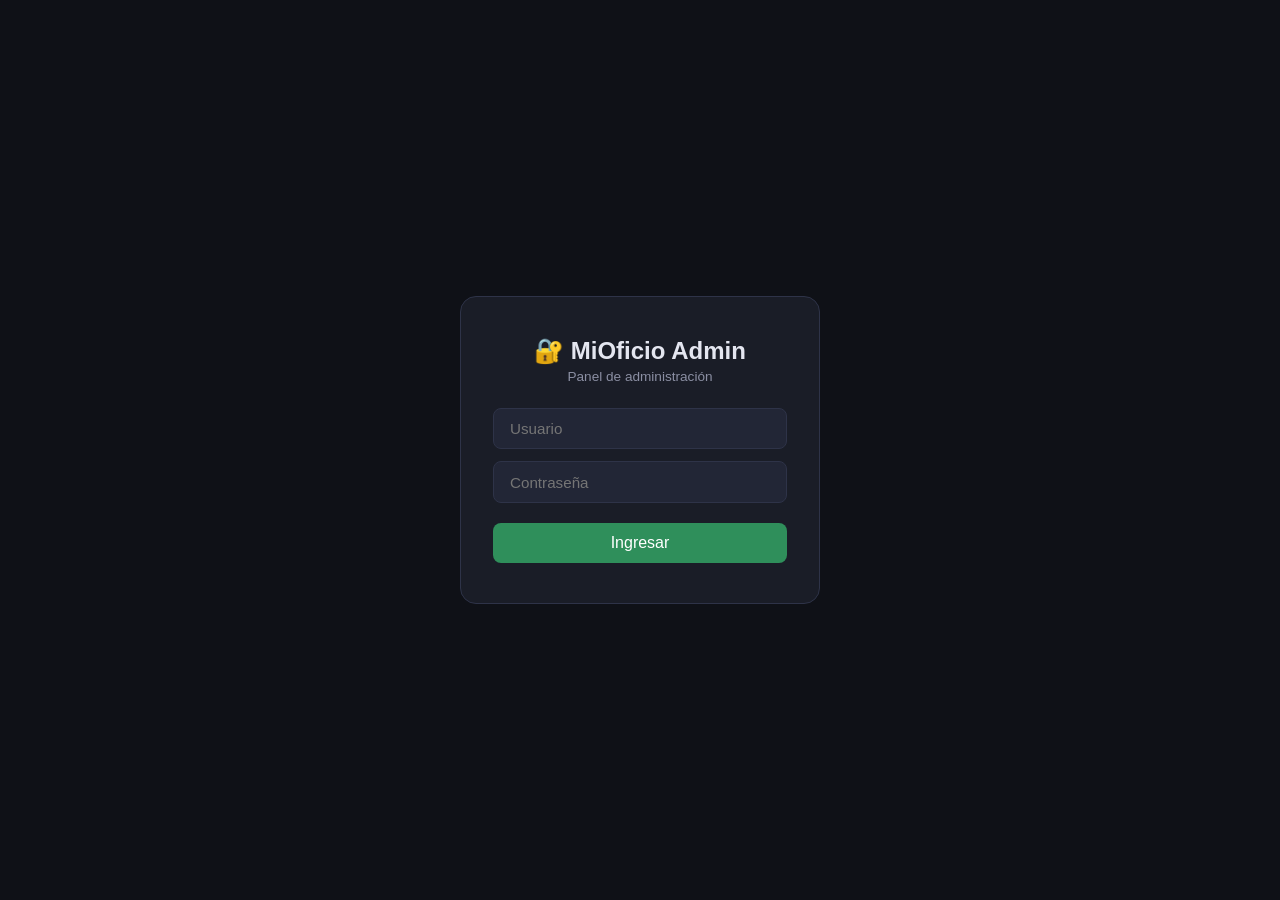
<file: static/admin/index.html>
<!DOCTYPE html>
<html lang="es">
<head>
<meta charset="UTF-8">
<meta name="viewport" content="width=device-width, initial-scale=1.0">
<title>MiOficio · Admin Panel</title>
<style>
  :root {
    --bg: #0f1117;
    --surface: #1a1d27;
    --card: #222636;
    --border: #2e3348;
    --accent: #2f8f5b;
    --accent-hover: #267a4c;
    --text: #e4e6f0;
    --muted: #8b8fa3;
    --green: #34d399;
    --red: #f87171;
    --orange: #fbbf24;
  }
  * { box-sizing: border-box; margin: 0; padding: 0; }
  body {
    font-family: -apple-system, BlinkMacSystemFont, 'Segoe UI', Roboto, sans-serif;
    background: var(--bg);
    color: var(--text);
    min-height: 100dvh;
  }

  /* ── Login ── */
  #login-screen {
    display: flex;
    align-items: center;
    justify-content: center;
    min-height: 100dvh;
    padding: 1rem;
  }
  .login-box {
    background: var(--surface);
    border: 1px solid var(--border);
    border-radius: 16px;
    padding: 2.5rem 2rem;
    width: 100%;
    max-width: 360px;
    text-align: center;
  }
  .login-box h1 { font-size: 1.5rem; margin-bottom: .25rem; }
  .login-box p { color: var(--muted); font-size: .85rem; margin-bottom: 1.5rem; }
  .login-box input {
    width: 100%;
    padding: .7rem 1rem;
    border: 1px solid var(--border);
    border-radius: 8px;
    background: var(--card);
    color: var(--text);
    font-size: .95rem;
    margin-bottom: .75rem;
    outline: none;
  }
  .login-box input:focus { border-color: var(--accent); }
  .login-box button {
    width: 100%;
    padding: .7rem;
    background: var(--accent);
    color: #fff;
    border: none;
    border-radius: 8px;
    font-size: 1rem;
    cursor: pointer;
    margin-top: .5rem;
  }
  .login-box button:hover { background: var(--accent-hover); }
  #login-error { color: var(--red); font-size: .85rem; margin-top: .75rem; display: none; }

  /* ── Main layout ── */
  #app { display: none; min-height: 100dvh; }

  .topbar {
    display: flex;
    align-items: center;
    justify-content: space-between;
    padding: .75rem 1rem;
    background: var(--surface);
    border-bottom: 1px solid var(--border);
    position: sticky;
    top: 0;
    z-index: 50;
  }
  .topbar h1 { font-size: 1.1rem; }
  .topbar-right { display: flex; gap: .5rem; align-items: center; }
  .topbar button, .topbar .badge {
    background: var(--card);
    border: 1px solid var(--border);
    color: var(--muted);
    border-radius: 6px;
    padding: .35rem .7rem;
    font-size: .8rem;
    cursor: pointer;
  }
  .topbar button:hover { color: var(--text); border-color: var(--accent); }
  .badge-count { color: var(--accent); font-weight: 700; }

  .content {
    display: flex;
    flex-direction: column;
    height: calc(100dvh - 49px);
  }

  /* User list */
  #user-list-panel {
    flex: 1;
    overflow-y: auto;
    padding: .5rem;
  }
  .search-box {
    width: 100%;
    padding: .6rem .8rem;
    border: 1px solid var(--border);
    border-radius: 8px;
    background: var(--card);
    color: var(--text);
    font-size: .9rem;
    margin-bottom: .5rem;
    outline: none;
  }
  .search-box:focus { border-color: var(--accent); }
  .user-card {
    display: flex;
    align-items: center;
    gap: .75rem;
    padding: .75rem .8rem;
    border-radius: 10px;
    cursor: pointer;
    border: 1px solid transparent;
    transition: background .15s;
  }
  .user-card:hover { background: var(--card); }
  .user-card.active { background: var(--card); border-color: var(--accent); }
  .user-avatar {
    min-width: 38px;
    width: auto;
    height: 38px;
    padding: 0 .45rem;
    border-radius: 50%;
    background: var(--accent);
    display: flex;
    align-items: center;
    justify-content: center;
    font-weight: 700;
    font-size: .85rem;
    flex-shrink: 0;
    color: #fff;
  }
  .user-info { flex: 1; min-width: 0; }
  .user-name {
    font-weight: 600;
    font-size: .9rem;
    white-space: nowrap;
    overflow: hidden;
    text-overflow: ellipsis;
  }
  .user-meta {
    font-size: .75rem;
    color: var(--muted);
    display: flex;
    gap: .5rem;
    flex-wrap: wrap;
  }
  .tier-badge {
    font-size: .65rem;
    padding: .15rem .45rem;
    border-radius: 4px;
    font-weight: 700;
    text-transform: uppercase;
  }
  .tier-free { background: #374151; color: #9ca3af; }
  .tier-pro { background: #065f4622; color: #10b981; }
  .tier-premium { background: #7c3aed22; color: #a78bfa; }

  /* Detail panel */
  #detail-panel {
    display: none;
    flex: 1;
    overflow-y: auto;
    padding: 1rem;
    background: var(--bg);
    flex-direction: column;
  }
  .detail-header {
    display: flex;
    align-items: center;
    gap: .75rem;
    margin-bottom: 1rem;
  }
  .detail-back {
    background: var(--card);
    border: 1px solid var(--border);
    color: var(--muted);
    border-radius: 6px;
    padding: .35rem .6rem;
    cursor: pointer;
    font-size: .9rem;
  }
  .detail-back:hover { color: var(--text); }
  .detail-title { font-size: 1.1rem; font-weight: 700; }
  .detail-sub { font-size: .8rem; color: var(--muted); }

  .stat-grid {
    display: grid;
    grid-template-columns: repeat(auto-fill, minmax(140px, 1fr));
    gap: .6rem;
    margin-bottom: 1rem;
  }
  .stat-card {
    background: var(--card);
    border-radius: 10px;
    padding: .75rem;
    border: 1px solid var(--border);
  }
  .stat-label { font-size: .7rem; color: var(--muted); text-transform: uppercase; letter-spacing: .04em; }
  .stat-value { font-size: 1.1rem; font-weight: 700; margin-top: .15rem; word-break: break-all; }

  /* Chat transcript */
  #chat-log {
    flex: 1;
    display: flex;
    flex-direction: column;
    gap: .5rem;
    padding: .5rem 0 1rem;
    overflow-y: auto;
  }
  .bubble {
    max-width: 75%;
    padding: .55rem .8rem;
    border-radius: 12px;
    font-size: .88rem;
    line-height: 1.35;
    white-space: pre-wrap;
    word-break: break-word;
  }
  .bubble-meta {
    font-size: .68rem;
    color: var(--muted);
    margin-top: .2rem;
  }
  .bubble.user {
    align-self: flex-start;
    background: var(--card);
    border: 1px solid var(--border);
    border-bottom-left-radius: 2px;
  }
  .bubble.assistant {
    align-self: flex-end;
    background: var(--accent);
    color: #fff;
    border-bottom-right-radius: 2px;
  }
  .bubble.assistant .bubble-meta { color: #ffffffaa; }

  /* Send message box */
  .send-box {
    display: flex;
    gap: .5rem;
    padding-top: .75rem;
    border-top: 1px solid var(--border);
  }
  .send-box textarea {
    flex: 1;
    min-height: 44px;
    max-height: 140px;
    padding: .6rem .8rem;
    border: 1px solid var(--border);
    border-radius: 8px;
    background: var(--card);
    color: var(--text);
    font-size: .9rem;
    resize: vertical;
    outline: none;
    font-family: inherit;
  }
  .send-box textarea:focus { border-color: var(--accent); }
  .btn-primary {
    background: var(--accent);
    color: #fff;
    border: none;
    border-radius: 8px;
    padding: .55rem 1.1rem;
    font-size: .9rem;
    cursor: pointer;
  }
  .btn-primary:hover { background: var(--accent-hover); }
  .btn-primary:disabled { opacity: .5; cursor: not-allowed; }
  .send-result {
    font-size: .8rem;
    margin-top: .4rem;
    display: none;
  }
  .send-result.ok { color: var(--green); display: block; }
  .send-result.err { color: var(--red); display: block; }

  .empty { text-align: center; color: var(--muted); padding: 3rem 1rem; font-size: .9rem; }

  /* ── Desktop (side-by-side) ── */
  @media (min-width: 768px) {
    .content { flex-direction: row; height: calc(100dvh - 49px); }
    #user-list-panel {
      width: 340px;
      min-width: 280px;
      max-width: 380px;
      border-right: 1px solid var(--border);
      flex: none;
    }
    #detail-panel { display: flex; flex: 1; }
    .detail-back { display: none; }
  }

  /* ── Mobile ── */
  @media (max-width: 767px) {
    #user-list-panel.hidden { display: none; }
    #detail-panel.visible { display: flex; }
    .stat-grid { grid-template-columns: repeat(2, 1fr); }
    .topbar { flex-wrap: wrap; gap: .4rem; padding: .5rem .75rem; }
    .topbar h1 { font-size: 1rem; width: 100%; }
  }
</style>
</head>
<body>

<!-- Login -->
<div id="login-screen">
  <div class="login-box">
    <h1>🔐 MiOficio Admin</h1>
    <p>Panel de administración</p>
    <input type="text" id="login-user" placeholder="Usuario" autocomplete="off">
    <input type="password" id="login-pass" placeholder="Contraseña">
    <button onclick="doLogin()">Ingresar</button>
    <div id="login-error">Credenciales incorrectas</div>
  </div>
</div>

<!-- App -->
<div id="app">
  <div class="topbar">
    <h1>MiOficio Admin</h1>
    <div class="topbar-right">
      <span class="badge">Usuarios: <span class="badge-count" id="user-count">0</span></span>
      <button onclick="loadUsers()">↻</button>
      <button onclick="doLogout()">Salir</button>
    </div>
  </div>
  <div class="content">
    <!-- User list -->
    <div id="user-list-panel">
      <input class="search-box" id="search-input" placeholder="Buscar por ID, teléfono o nombre…" oninput="debouncedSearch()">
      <div id="user-list"></div>
    </div>
    <!-- Detail -->
    <div id="detail-panel">
      <div class="empty" id="detail-empty">Seleccioná un usuario para ver su conversación</div>
      <div id="detail-content" style="display:none; flex-direction:column; flex:1; min-height:0;">
        <div class="detail-header">
          <button class="detail-back" onclick="closeDetail()">← Volver</button>
          <div>
            <div class="detail-title" id="detail-name">—</div>
            <div class="detail-sub" id="detail-phone">—</div>
          </div>
        </div>
        <div class="stat-grid" id="detail-stats"></div>
        <div id="chat-log"><div class="empty">Cargando mensajes…</div></div>
        <div class="send-box">
          <textarea id="send-text" placeholder="Escribí un mensaje para enviar por WhatsApp…"></textarea>
          <button class="btn-primary" id="send-btn" onclick="sendDirectMessage()">Enviar</button>
        </div>
        <div class="send-result" id="send-result"></div>
      </div>
    </div>
  </div>
</div>

<script>
const API = window.location.origin;
let TOKEN = localStorage.getItem('mioficio_admin_token') || '';
let selectedId = null;
let refreshTimer = null;
let _searchTimer = null;

// ── Auth ──
async function doLogin() {
  const user = document.getElementById('login-user').value.trim();
  const pass = document.getElementById('login-pass').value;
  try {
    const res = await fetch(`${API}/api/admin/login`, {
      method: 'POST',
      headers: {'Content-Type': 'application/json'},
      body: JSON.stringify({username: user, password: pass}),
    });
    if (!res.ok) throw new Error();
    const data = await res.json();
    TOKEN = data.token;
    localStorage.setItem('mioficio_admin_token', TOKEN);
    showApp();
  } catch {
    document.getElementById('login-error').style.display = 'block';
  }
}

function doLogout() {
  TOKEN = '';
  localStorage.removeItem('mioficio_admin_token');
  clearInterval(refreshTimer);
  document.getElementById('app').style.display = 'none';
  document.getElementById('login-screen').style.display = 'flex';
}

function showApp() {
  document.getElementById('login-screen').style.display = 'none';
  document.getElementById('app').style.display = 'block';
  loadUsers();
  refreshTimer = setInterval(loadUsers, 15000);
}

async function authedFetch(path, opts = {}) {
  const res = await fetch(`${API}${path}`, {
    ...opts,
    headers: {...(opts.headers || {}), 'Authorization': `Bearer ${TOKEN}`},
  });
  if (res.status === 401) {
    doLogout();
    throw new Error('unauthorized');
  }
  return res;
}

// ── Users ──
function debouncedSearch() {
  clearTimeout(_searchTimer);
  _searchTimer = setTimeout(() => loadUsers(), 300);
}

function escapeHtml(str) {
  const div = document.createElement('div');
  div.textContent = str ?? '';
  return div.innerHTML;
}

function formatDate(iso) {
  if (!iso) return '—';
  const d = new Date(iso);
  return d.toLocaleString('es-AR', {dateStyle: 'short', timeStyle: 'short'});
}

async function loadUsers() {
  const q = document.getElementById('search-input').value.trim();
  const url = q ? `/api/admin/users?limit=50&q=${encodeURIComponent(q)}` : `/api/admin/users?limit=50`;
  try {
    const res = await authedFetch(url);
    const data = await res.json();
    document.getElementById('user-count').textContent = data.total ?? data.users.length;
    renderUserList(data.users);
  } catch (e) {
    console.error('loadUsers failed', e);
  }
}

function renderUserList(users) {
  const container = document.getElementById('user-list');
  if (!users.length) {
    container.innerHTML = '<div class="empty">Sin usuarios</div>';
    return;
  }
  container.innerHTML = users.map(u => {
    const initial = (u.nombre || u.telefono || '?').trim()[0]?.toUpperCase() || '?';
    const activeClass = u.id === selectedId ? 'active' : '';
    return `
      <div class="user-card ${activeClass}" onclick="openUser(${u.id})">
        <div class="user-avatar">${initial}</div>
        <div class="user-info">
          <div class="user-name">${escapeHtml(u.nombre || 'Sin nombre')}</div>
          <div class="user-meta">
            <span>${escapeHtml(u.telefono)}</span>
            <span class="tier-badge tier-${u.tier}">${u.tier}</span>
          </div>
        </div>
      </div>
    `;
  }).join('');
}

// ── Detail / conversation ──
async function openUser(id) {
  selectedId = id;
  document.getElementById('detail-empty').style.display = 'none';
  document.getElementById('detail-content').style.display = 'flex';
  document.getElementById('detail-panel').classList.add('visible');
  document.getElementById('user-list-panel').classList.add('hidden');
  document.getElementById('send-result').style.display = 'none';
  document.getElementById('send-text').value = '';

  const cards = document.querySelectorAll('.user-card');
  cards.forEach(c => c.classList.remove('active'));

  try {
    const [detailRes, msgRes] = await Promise.all([
      authedFetch(`/api/admin/users/${id}`),
      authedFetch(`/api/admin/users/${id}/messages`),
    ]);
    const detail = await detailRes.json();
    const msgData = await msgRes.json();
    renderDetail(detail);
    renderChat(msgData.messages || []);
  } catch (e) {
    console.error('openUser failed', e);
  }
}

function renderDetail(u) {
  document.getElementById('detail-name').textContent = u.nombre || 'Sin nombre';
  document.getElementById('detail-phone').textContent = u.telefono;
  document.getElementById('detail-stats').innerHTML = `
    <div class="stat-card">
      <div class="stat-label">Plan</div>
      <div class="stat-value">${u.tier}</div>
    </div>
    <div class="stat-card">
      <div class="stat-label">Registrado</div>
      <div class="stat-value">${formatDate(u.fecha_registro)}</div>
    </div>
    <div class="stat-card">
      <div class="stat-label">Última interacción</div>
      <div class="stat-value">${formatDate(u.last_interaction)}</div>
    </div>
    <div class="stat-card">
      <div class="stat-label">Términos aceptados</div>
      <div class="stat-value">${u.accepted_terms_at ? 'Sí' : 'No'}</div>
    </div>
  `;
}

function renderChat(messages) {
  const log = document.getElementById('chat-log');
  if (!messages.length) {
    log.innerHTML = '<div class="empty">Sin mensajes registrados</div>';
    return;
  }
  log.innerHTML = messages.map(m => {
    const cls = m.role === 'assistant' ? 'assistant' : 'user';
    return `
      <div class="bubble ${cls}">
        ${escapeHtml(m.contenido)}
        <div class="bubble-meta">${formatDate(m.fecha)}</div>
      </div>
    `;
  }).join('');
  log.scrollTop = log.scrollHeight;
}

function closeDetail() {
  selectedId = null;
  document.getElementById('detail-panel').classList.remove('visible');
  document.getElementById('user-list-panel').classList.remove('hidden');
}

// ── Send direct message ──
async function sendDirectMessage() {
  if (!selectedId) return;
  const text = document.getElementById('send-text').value.trim();
  const resultEl = document.getElementById('send-result');
  const btn = document.getElementById('send-btn');
  if (!text) return;

  btn.disabled = true;
  resultEl.className = 'send-result';
  resultEl.style.display = 'none';
  try {
    const res = await authedFetch(`/api/admin/users/${selectedId}/send-message`, {
      method: 'POST',
      headers: {'Content-Type': 'application/json'},
      body: JSON.stringify({message: text}),
    });
    const data = await res.json();
    if (!res.ok || data.status === 'error') {
      throw new Error(data.detail || 'Error al enviar');
    }
    resultEl.textContent = '✓ Mensaje enviado';
    resultEl.className = 'send-result ok';
    document.getElementById('send-text').value = '';
    await openUser(selectedId);
  } catch (e) {
    resultEl.textContent = `✗ ${e.message}`;
    resultEl.className = 'send-result err';
  } finally {
    btn.disabled = false;
  }
}

// ── Boot ──
if (TOKEN) {
  showApp();
}
</script>
</body>
</html>
</file>
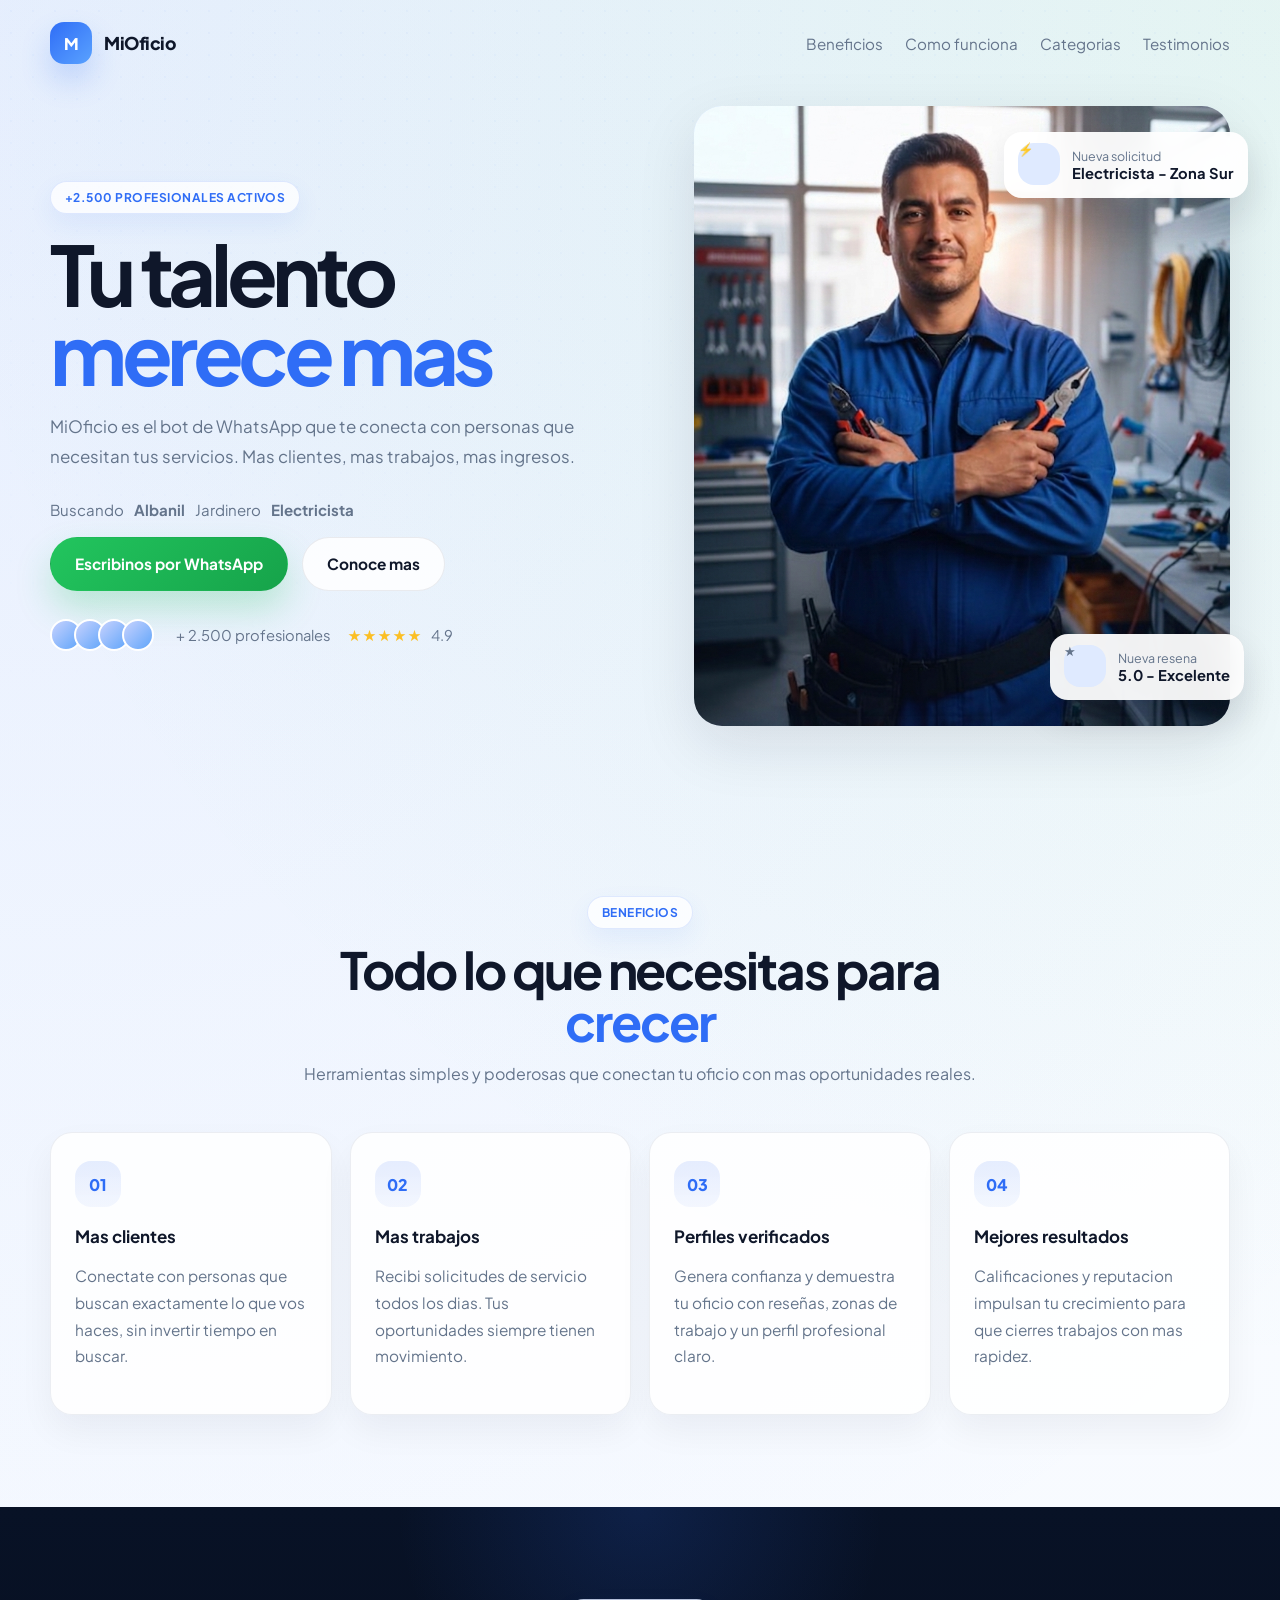
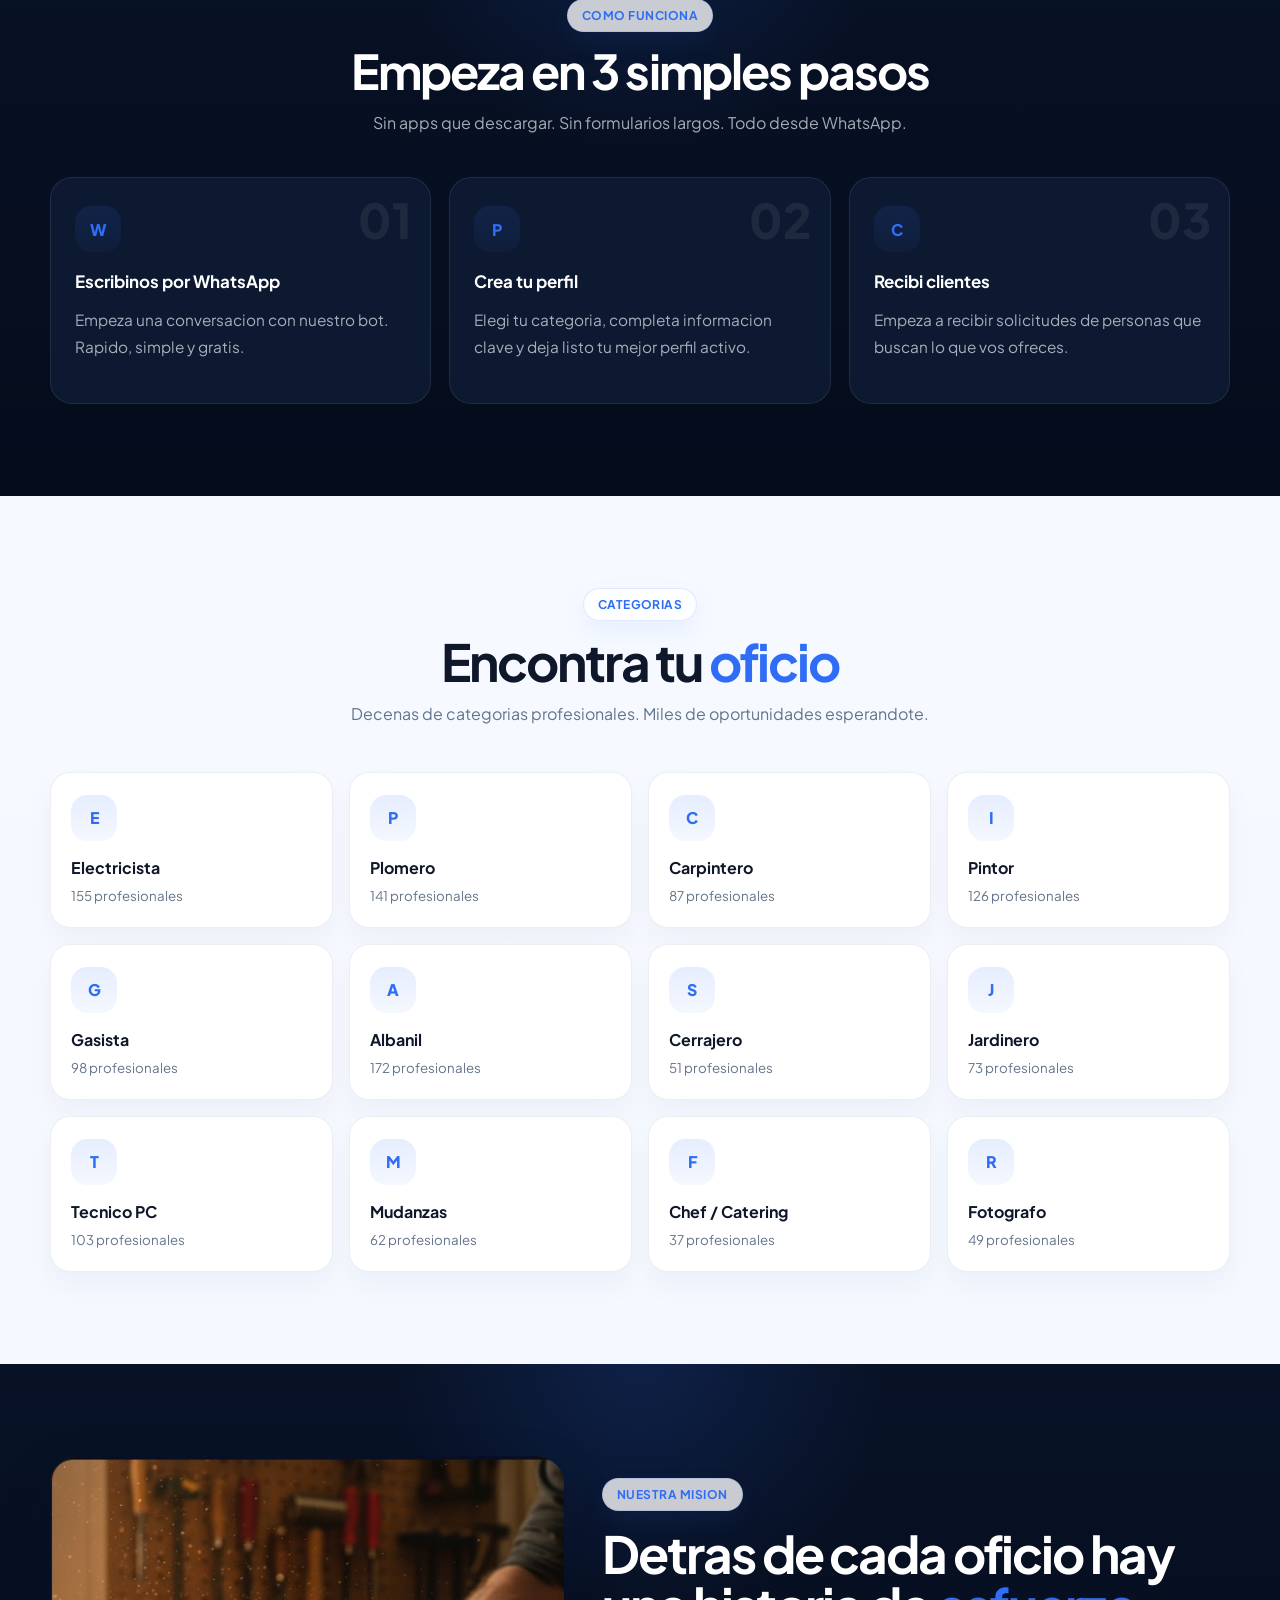
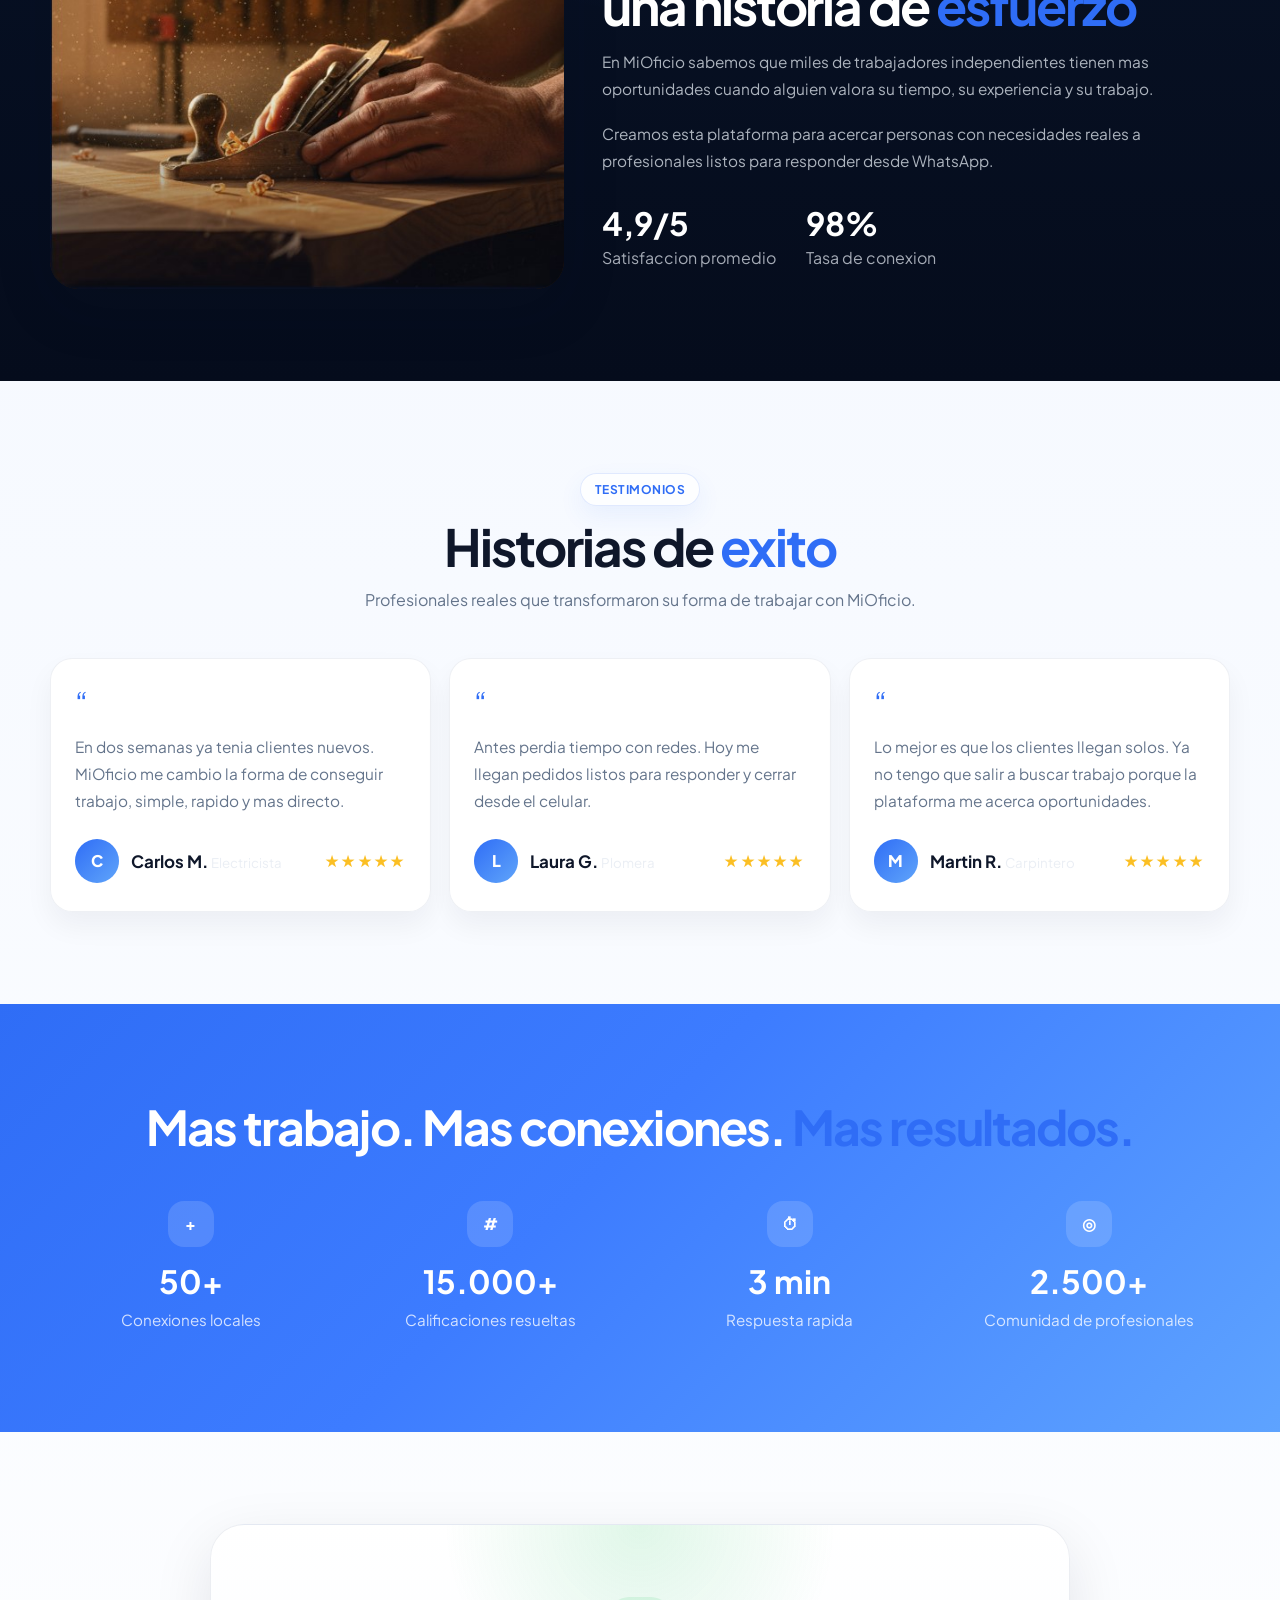
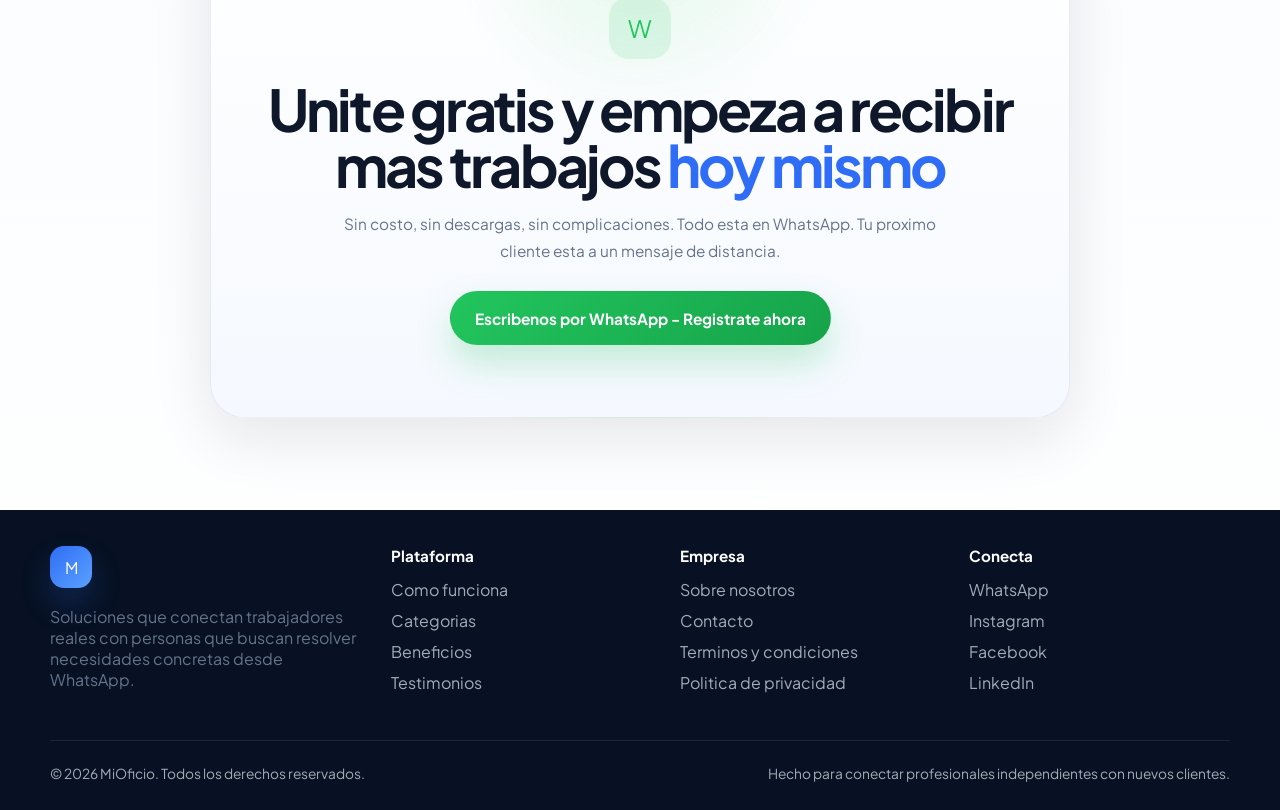
<file: frontend/landing.html>
<!DOCTYPE html>
<html lang="es">
<head>
    <meta charset="UTF-8">
    <meta name="viewport" content="width=device-width, initial-scale=1.0">
    <title>MiOficio | Tu talento merece mas</title>
    <link rel="preconnect" href="https://fonts.googleapis.com">
    <link rel="preconnect" href="https://fonts.gstatic.com" crossorigin>
    <link href="https://fonts.googleapis.com/css2?family=Plus+Jakarta+Sans:wght@400;500;600;700;800&display=swap" rel="stylesheet">
    <style>
        :root {
            --bg: #f7f9fc;
            --surface: #ffffff;
            --surface-soft: #f2f6ff;
            --text: #0f172a;
            --muted: #64748b;
            --line: #e2e8f0;
            --primary: #2f6df6;
            --primary-deep: #1e40af;
            --primary-soft: #dfeaff;
            --accent: #22c55e;
            --accent-deep: #16a34a;
            --dark: #081226;
            --dark-soft: #0f1d35;
            --warning: #fbbf24;
            --shadow: 0 20px 60px rgba(15, 23, 42, 0.10);
            --radius-xl: 28px;
            --radius-lg: 22px;
            --radius-md: 16px;
            --radius-sm: 12px;
            --container: 1180px;
        }

        * {
            box-sizing: border-box;
        }

        html {
            scroll-behavior: smooth;
        }

        body {
            margin: 0;
            font-family: "Plus Jakarta Sans", sans-serif;
            color: var(--text);
            background:
                radial-gradient(circle at top left, rgba(47, 109, 246, 0.10), transparent 32%),
                radial-gradient(circle at top right, rgba(34, 197, 94, 0.08), transparent 24%),
                linear-gradient(180deg, #fbfdff 0%, #f4f8ff 55%, #ffffff 100%);
        }

        img {
            max-width: 100%;
            display: block;
        }

        a {
            color: inherit;
            text-decoration: none;
        }

        .page-shell {
            overflow: hidden;
            position: relative;
        }

        .page-shell::before {
            content: "";
            position: fixed;
            inset: 0;
            pointer-events: none;
            background-image: radial-gradient(rgba(47, 109, 246, 0.08) 1px, transparent 1px);
            background-size: 22px 22px;
            mask-image: linear-gradient(180deg, rgba(0, 0, 0, 0.40), transparent 82%);
            z-index: -1;
        }

        .container {
            width: min(var(--container), calc(100% - 32px));
            margin: 0 auto;
        }

        .section {
            padding: 92px 0;
        }

        .eyebrow {
            display: inline-flex;
            align-items: center;
            gap: 8px;
            padding: 8px 14px;
            border-radius: 999px;
            background: rgba(255, 255, 255, 0.78);
            border: 1px solid rgba(47, 109, 246, 0.14);
            color: var(--primary);
            font-size: 12px;
            font-weight: 700;
            letter-spacing: 0.04em;
            text-transform: uppercase;
            box-shadow: 0 10px 25px rgba(47, 109, 246, 0.08);
        }

        .section-head {
            max-width: 680px;
            margin: 0 auto 48px;
            text-align: center;
        }

        .section-head h2 {
            margin: 14px 0 12px;
            font-size: clamp(2rem, 4vw, 3.2rem);
            line-height: 1.02;
            letter-spacing: -0.04em;
        }

        .section-head h2 span,
        .hero-title span,
        .cta-title span,
        .mission-copy h2 span,
        .stats-band h2 span {
            color: var(--primary);
        }

        .section-head p,
        .hero-copy p,
        .dark-intro p,
        .mission-copy p,
        .cta-copy p,
        .footer-copy,
        .step-card p,
        .card p,
        .testimonial p,
        .category-card small {
            color: var(--muted);
        }

        .topbar {
            padding: 22px 0 8px;
        }

        .topbar-row {
            display: flex;
            align-items: center;
            justify-content: space-between;
            gap: 20px;
        }

        .brand {
            display: flex;
            align-items: center;
            gap: 12px;
            font-weight: 800;
            letter-spacing: -0.03em;
        }

        .brand-mark {
            width: 42px;
            height: 42px;
            border-radius: 14px;
            display: grid;
            place-items: center;
            background: linear-gradient(135deg, var(--primary), #5aa2ff);
            color: #fff;
            box-shadow: 0 16px 30px rgba(47, 109, 246, 0.22);
        }

        .brand-text {
            font-size: 1.1rem;
        }

        .nav {
            display: flex;
            align-items: center;
            gap: 22px;
            color: var(--muted);
            font-size: 0.95rem;
        }

        .nav a:hover {
            color: var(--text);
        }

        .hero {
            padding: 34px 0 78px;
        }

        .hero-grid {
            display: grid;
            grid-template-columns: minmax(0, 1.05fr) minmax(0, 0.95fr);
            align-items: center;
            gap: 52px;
        }

        .hero-copy {
            max-width: 570px;
        }

        .hero-title {
            margin: 20px 0 18px;
            font-size: clamp(2.9rem, 7vw, 5.2rem);
            line-height: 0.95;
            letter-spacing: -0.065em;
        }

        .hero-copy p {
            margin: 0 0 28px;
            font-size: 1.06rem;
            line-height: 1.8;
            max-width: 540px;
        }

        .hero-meta {
            display: flex;
            align-items: center;
            gap: 10px;
            margin-bottom: 18px;
            color: var(--muted);
            font-size: 0.94rem;
        }

        .hero-actions {
            display: flex;
            flex-wrap: wrap;
            gap: 14px;
            margin-bottom: 28px;
        }

        .button {
            display: inline-flex;
            align-items: center;
            justify-content: center;
            gap: 10px;
            min-height: 54px;
            padding: 0 24px;
            border-radius: 999px;
            border: 1px solid transparent;
            font-weight: 700;
            font-size: 0.96rem;
            transition: transform 0.2s ease, box-shadow 0.2s ease, border-color 0.2s ease;
        }

        .button:hover {
            transform: translateY(-2px);
        }

        .button-primary {
            background: linear-gradient(135deg, #22c55e, #16a34a);
            color: #fff;
            box-shadow: 0 18px 35px rgba(34, 197, 94, 0.25);
        }

        .button-secondary {
            background: rgba(255, 255, 255, 0.84);
            border-color: rgba(15, 23, 42, 0.08);
            color: var(--text);
        }

        .hero-proof {
            display: flex;
            flex-wrap: wrap;
            align-items: center;
            gap: 18px;
            color: var(--muted);
            font-size: 0.92rem;
        }

        .avatar-stack {
            display: flex;
            align-items: center;
            margin-right: 4px;
        }

        .avatar-stack span {
            width: 32px;
            height: 32px;
            margin-left: -8px;
            border-radius: 50%;
            border: 2px solid #fff;
            background: linear-gradient(135deg, #c7d2fe, #60a5fa);
        }

        .avatar-stack span:first-child {
            margin-left: 0;
        }

        .rating {
            display: inline-flex;
            align-items: center;
            gap: 8px;
        }

        .stars {
            color: var(--warning);
            letter-spacing: 0.14em;
        }

        .hero-visual {
            position: relative;
        }

        .visual-card {
            position: relative;
            border-radius: var(--radius-xl);
            overflow: hidden;
            background: linear-gradient(160deg, #c9ddff 0%, #edf5ff 50%, #ddeeff 100%);
            box-shadow: var(--shadow);
            min-height: 620px;
        }

        .visual-card::after {
            content: "";
            position: absolute;
            inset: auto 0 0;
            height: 38%;
            background: linear-gradient(180deg, transparent, rgba(8, 18, 38, 0.22));
        }

        .hero-photo {
            position: absolute;
            inset: 0;
            width: 100%;
            height: 100%;
            object-fit: cover;
            object-position: center;
        }

        .floating-badge {
            position: absolute;
            display: flex;
            align-items: center;
            gap: 12px;
            padding: 12px 14px;
            border-radius: 18px;
            background: rgba(255, 255, 255, 0.94);
            box-shadow: 0 18px 35px rgba(15, 23, 42, 0.12);
            backdrop-filter: blur(14px);
        }

        .badge-icon {
            width: 42px;
            height: 42px;
            border-radius: 16px;
            display: flex;
            align-items: center;
            justify-content: center;
            background: var(--primary-soft);
            color: var(--primary);
            font-weight: 800;
            font-size: 1.15rem;
            line-height: 1;
            flex-shrink: 0;
        }

        .badge-icon-lightning {
            font-size: 1.3rem;
            transform: translateY(-1px);
        }

        .badge-icon-star {
            font-size: 1.05rem;
            transform: translateY(-1px);
        }

        .floating-badge strong,
        .floating-badge span {
            display: block;
        }

        .floating-badge span {
            font-size: 0.78rem;
            color: var(--muted);
        }

        .floating-badge strong {
            font-size: 0.92rem;
        }

        .badge-top {
            top: 26px;
            right: -18px;
        }

        .badge-bottom {
            right: -14px;
            bottom: 26px;
        }

        .cards-grid {
            display: grid;
            grid-template-columns: repeat(4, minmax(0, 1fr));
            gap: 18px;
        }

        .card {
            padding: 28px 24px;
            border-radius: var(--radius-lg);
            background: rgba(255, 255, 255, 0.86);
            border: 1px solid rgba(148, 163, 184, 0.18);
            box-shadow: 0 16px 35px rgba(15, 23, 42, 0.05);
        }

        .card-icon,
        .step-icon,
        .category-icon,
        .stat-icon {
            width: 46px;
            height: 46px;
            border-radius: 16px;
            display: grid;
            place-items: center;
            font-weight: 800;
            color: var(--primary);
            background: linear-gradient(180deg, rgba(47, 109, 246, 0.12), rgba(47, 109, 246, 0.05));
        }

        .card h3,
        .step-card h3,
        .mission-metrics strong,
        .stat strong,
        .category-card h3,
        .testimonial strong {
            margin: 18px 0 10px;
            font-size: 1.06rem;
        }

        .card p,
        .step-card p,
        .testimonial p,
        .cta-copy p,
        .mission-copy p {
            line-height: 1.75;
            font-size: 0.96rem;
        }

        .dark-band {
            background:
                radial-gradient(circle at top, rgba(47, 109, 246, 0.16), transparent 28%),
                linear-gradient(180deg, var(--dark) 0%, #050c1c 100%);
            color: #fff;
        }

        .dark-intro {
            max-width: 720px;
            margin: 0 auto 44px;
            text-align: center;
        }

        .dark-intro h2 {
            margin: 14px 0 12px;
            font-size: clamp(2rem, 4vw, 3rem);
            line-height: 1.05;
            letter-spacing: -0.04em;
        }

        .steps-grid {
            display: grid;
            grid-template-columns: repeat(3, minmax(0, 1fr));
            gap: 18px;
        }

        .step-card {
            position: relative;
            padding: 28px 24px 26px;
            border-radius: var(--radius-lg);
            background: rgba(15, 29, 53, 0.82);
            border: 1px solid rgba(148, 163, 184, 0.14);
            overflow: hidden;
        }

        .step-number {
            position: absolute;
            top: 18px;
            right: 18px;
            font-size: 3rem;
            line-height: 1;
            font-weight: 800;
            color: rgba(255, 255, 255, 0.07);
        }

        .step-card p,
        .dark-intro p,
        .testimonial small,
        .footer-links a,
        .footer-note,
        .mission-metrics span {
            color: rgba(226, 232, 240, 0.72);
        }

        .category-grid {
            display: grid;
            grid-template-columns: repeat(4, minmax(0, 1fr));
            gap: 16px;
        }

        .category-card {
            padding: 22px 20px;
            border-radius: 20px;
            background: #fff;
            border: 1px solid rgba(148, 163, 184, 0.18);
            box-shadow: 0 14px 28px rgba(15, 23, 42, 0.04);
            transition: transform 0.2s ease, box-shadow 0.2s ease;
        }

        .category-card:hover {
            transform: translateY(-4px);
            box-shadow: 0 22px 40px rgba(15, 23, 42, 0.08);
        }

        .category-card h3 {
            margin: 16px 0 6px;
            font-size: 1rem;
        }

        .mission-grid {
            display: grid;
            grid-template-columns: minmax(0, 0.9fr) minmax(0, 1.1fr);
            gap: 38px;
            align-items: center;
        }

        .mission-photo-wrap {
            border-radius: var(--radius-xl);
            overflow: hidden;
            min-height: 420px;
            box-shadow: var(--shadow);
            background: linear-gradient(180deg, #4b2f16, #2e1808);
        }

        .mission-photo {
            width: 100%;
            height: 100%;
            object-fit: cover;
        }

        .mission-copy h2 {
            margin: 16px 0 18px;
            font-size: clamp(2rem, 4vw, 3.3rem);
            line-height: 1.02;
            letter-spacing: -0.04em;
        }

        .mission-copy p {
            margin: 0 0 18px;
            color: rgba(226, 232, 240, 0.76);
        }

        .mission-metrics {
            display: flex;
            flex-wrap: wrap;
            gap: 30px;
            margin-top: 28px;
        }

        .mission-metrics strong {
            display: block;
            margin: 0 0 4px;
            font-size: 2rem;
            color: #fff;
        }

        .testimonial-grid {
            display: grid;
            grid-template-columns: repeat(3, minmax(0, 1fr));
            gap: 18px;
        }

        .testimonial {
            padding: 28px 24px;
            border-radius: var(--radius-lg);
            background: rgba(255, 255, 255, 0.92);
            border: 1px solid rgba(148, 163, 184, 0.16);
            box-shadow: 0 14px 28px rgba(15, 23, 42, 0.05);
        }

        .quote-mark {
            color: var(--primary);
            font-size: 2rem;
            line-height: 1;
        }

        .testimonial-footer {
            display: flex;
            align-items: center;
            justify-content: space-between;
            gap: 14px;
            margin-top: 24px;
        }

        .person {
            display: flex;
            align-items: center;
            gap: 12px;
        }

        .person-avatar {
            width: 44px;
            height: 44px;
            border-radius: 50%;
            display: grid;
            place-items: center;
            color: #fff;
            font-weight: 800;
            background: linear-gradient(135deg, var(--primary), #60a5fa);
        }

        .stats-band {
            background: linear-gradient(135deg, #2f6df6 0%, #3d7cff 45%, #5ea3ff 100%);
            color: #fff;
        }

        .stats-band h2 {
            margin: 0 0 34px;
            text-align: center;
            font-size: clamp(1.9rem, 4vw, 3rem);
            letter-spacing: -0.04em;
        }

        .stats-grid {
            display: grid;
            grid-template-columns: repeat(4, minmax(0, 1fr));
            gap: 18px;
        }

        .stat {
            text-align: center;
            padding: 10px 18px;
        }

        .stat-icon {
            margin: 0 auto 14px;
            color: #fff;
            background: rgba(255, 255, 255, 0.14);
        }

        .stat strong {
            display: block;
            margin: 0 0 8px;
            font-size: 2rem;
            color: #fff;
        }

        .stat span {
            color: rgba(255, 255, 255, 0.78);
            font-size: 0.95rem;
        }

        .cta {
            text-align: center;
        }

        .cta-shell {
            max-width: 860px;
            margin: 0 auto;
            padding: 72px 36px;
            border-radius: 34px;
            background:
                radial-gradient(circle at top, rgba(34, 197, 94, 0.14), transparent 30%),
                linear-gradient(180deg, rgba(255, 255, 255, 0.92), rgba(244, 248, 255, 0.92));
            border: 1px solid rgba(148, 163, 184, 0.18);
            box-shadow: var(--shadow);
        }

        .cta-icon {
            width: 62px;
            height: 62px;
            margin: 0 auto 22px;
            border-radius: 20px;
            display: grid;
            place-items: center;
            color: var(--accent);
            background: rgba(34, 197, 94, 0.12);
            font-size: 1.5rem;
        }

        .cta-title {
            margin: 0 0 18px;
            font-size: clamp(2rem, 5vw, 3.6rem);
            line-height: 0.98;
            letter-spacing: -0.05em;
        }

        .cta-copy p {
            max-width: 600px;
            margin: 0 auto 26px;
        }

        .footer {
            padding: 36px 0 28px;
            background: #071123;
            color: #fff;
        }

        .footer-grid {
            display: grid;
            grid-template-columns: 1.2fr repeat(3, minmax(0, 1fr));
            gap: 28px;
        }

        .footer-brand {
            max-width: 340px;
        }

        .footer-brand .brand-mark {
            margin-bottom: 18px;
        }

        .footer-title {
            margin: 0 0 14px;
            font-size: 0.95rem;
            font-weight: 700;
        }

        .footer-links {
            display: grid;
            gap: 10px;
        }

        .footer-links a:hover {
            color: #fff;
        }

        .footer-note {
            margin-top: 34px;
            padding-top: 24px;
            border-top: 1px solid rgba(148, 163, 184, 0.15);
            display: flex;
            justify-content: space-between;
            gap: 18px;
            flex-wrap: wrap;
            font-size: 0.86rem;
        }

        @media (max-width: 1080px) {
            .hero-grid,
            .mission-grid,
            .footer-grid,
            .cards-grid,
            .category-grid,
            .testimonial-grid,
            .stats-grid,
            .steps-grid {
                grid-template-columns: repeat(2, minmax(0, 1fr));
            }

            .hero-grid,
            .mission-grid {
                gap: 28px;
            }

            .footer-grid {
                grid-template-columns: repeat(2, minmax(0, 1fr));
            }
        }

        @media (max-width: 760px) {
            .section {
                padding: 72px 0;
            }

            .topbar-row,
            .hero-grid,
            .hero-actions,
            .cards-grid,
            .steps-grid,
            .category-grid,
            .mission-grid,
            .testimonial-grid,
            .stats-grid,
            .footer-grid {
                grid-template-columns: 1fr;
                flex-direction: column;
                align-items: stretch;
            }

            .nav {
                flex-wrap: wrap;
                justify-content: flex-start;
                gap: 14px;
            }

            .hero {
                padding-top: 20px;
            }

            .hero-title {
                font-size: clamp(2.6rem, 14vw, 4rem);
            }

            .visual-card {
                min-height: 420px;
            }

            .floating-badge {
                position: static;
                margin-top: 14px;
            }

            .cta-shell {
                padding: 52px 22px;
            }

            .footer-note {
                flex-direction: column;
            }
        }
    </style>
</head>
<body>
    <div class="page-shell">
        <header class="topbar">
            <div class="container topbar-row">
                <a class="brand" href="#inicio" aria-label="MiOficio">
                    <span class="brand-mark">M</span>
                    <span class="brand-text">MiOficio</span>
                </a>
                <nav class="nav" aria-label="Principal">
                    <a href="#beneficios">Beneficios</a>
                    <a href="#como-funciona">Como funciona</a>
                    <a href="#categorias">Categorias</a>
                    <a href="#testimonios">Testimonios</a>
                </nav>
            </div>
        </header>

        <main>
            <section class="hero" id="inicio">
                <div class="container hero-grid">
                    <div class="hero-copy">
                        <div class="eyebrow">+2.500 profesionales activos</div>
                        <h1 class="hero-title">Tu talento <span>merece mas</span></h1>
                        <p>MiOficio es el bot de WhatsApp que te conecta con personas que necesitan tus servicios. Mas clientes, mas trabajos, mas ingresos.</p>
                        <div class="hero-meta">
                            <span>Buscando</span>
                            <strong>Albanil</strong>
                            <span>Jardinero</span>
                            <strong>Electricista</strong>
                        </div>
                        <div class="hero-actions">
                            <a class="button button-primary" href="https://wa.me/5490000000000" target="_blank" rel="noreferrer">Escribinos por WhatsApp</a>
                            <a class="button button-secondary" href="#beneficios">Conoce mas</a>
                        </div>
                        <div class="hero-proof">
                            <div class="avatar-stack" aria-hidden="true">
                                <span></span>
                                <span></span>
                                <span></span>
                                <span></span>
                            </div>
                            <span>+ 2.500 profesionales</span>
                            <span class="rating"><span class="stars">★★★★★</span> 4.9</span>
                        </div>
                    </div>

                    <div class="hero-visual">
                        <div class="visual-card">
                            <img class="hero-photo js-flex-image" data-image-base="imagen1" src="imagen1.jpg" alt="Profesional de oficio sonriendo en su taller">
                        </div>
                        <div class="floating-badge badge-top">
                            <span class="badge-icon badge-icon-lightning">&#9889;</span>
                            <div>
                                <span>Nueva solicitud</span>
                                <strong>Electricista - Zona Sur</strong>
                            </div>
                        </div>
                        <div class="floating-badge badge-bottom">
                            <span class="badge-icon badge-icon-star">★</span>
                            <div>
                                <span>Nueva resena</span>
                                <strong>5.0 - Excelente</strong>
                            </div>
                        </div>
                    </div>
                </div>
            </section>

            <section class="section" id="beneficios">
                <div class="container">
                    <div class="section-head">
                        <div class="eyebrow">Beneficios</div>
                        <h2>Todo lo que necesitas para <span>crecer</span></h2>
                        <p>Herramientas simples y poderosas que conectan tu oficio con mas oportunidades reales.</p>
                    </div>

                    <div class="cards-grid">
                        <article class="card">
                            <div class="card-icon">01</div>
                            <h3>Mas clientes</h3>
                            <p>Conectate con personas que buscan exactamente lo que vos haces, sin invertir tiempo en buscar.</p>
                        </article>
                        <article class="card">
                            <div class="card-icon">02</div>
                            <h3>Mas trabajos</h3>
                            <p>Recibi solicitudes de servicio todos los dias. Tus oportunidades siempre tienen movimiento.</p>
                        </article>
                        <article class="card">
                            <div class="card-icon">03</div>
                            <h3>Perfiles verificados</h3>
                            <p>Genera confianza y demuestra tu oficio con reseñas, zonas de trabajo y un perfil profesional claro.</p>
                        </article>
                        <article class="card">
                            <div class="card-icon">04</div>
                            <h3>Mejores resultados</h3>
                            <p>Calificaciones y reputacion impulsan tu crecimiento para que cierres trabajos con mas rapidez.</p>
                        </article>
                    </div>
                </div>
            </section>

            <section class="section dark-band" id="como-funciona">
                <div class="container">
                    <div class="dark-intro">
                        <div class="eyebrow">Como funciona</div>
                        <h2>Empeza en 3 simples pasos</h2>
                        <p>Sin apps que descargar. Sin formularios largos. Todo desde WhatsApp.</p>
                    </div>

                    <div class="steps-grid">
                        <article class="step-card">
                            <span class="step-number">01</span>
                            <div class="step-icon">W</div>
                            <h3>Escribinos por WhatsApp</h3>
                            <p>Empeza una conversacion con nuestro bot. Rapido, simple y gratis.</p>
                        </article>
                        <article class="step-card">
                            <span class="step-number">02</span>
                            <div class="step-icon">P</div>
                            <h3>Crea tu perfil</h3>
                            <p>Elegi tu categoria, completa informacion clave y deja listo tu mejor perfil activo.</p>
                        </article>
                        <article class="step-card">
                            <span class="step-number">03</span>
                            <div class="step-icon">C</div>
                            <h3>Recibi clientes</h3>
                            <p>Empeza a recibir solicitudes de personas que buscan lo que vos ofreces.</p>
                        </article>
                    </div>
                </div>
            </section>

            <section class="section" id="categorias">
                <div class="container">
                    <div class="section-head">
                        <div class="eyebrow">Categorias</div>
                        <h2>Encontra tu <span>oficio</span></h2>
                        <p>Decenas de categorias profesionales. Miles de oportunidades esperandote.</p>
                    </div>

                    <div class="category-grid">
                        <article class="category-card"><div class="category-icon">E</div><h3>Electricista</h3><small>155 profesionales</small></article>
                        <article class="category-card"><div class="category-icon">P</div><h3>Plomero</h3><small>141 profesionales</small></article>
                        <article class="category-card"><div class="category-icon">C</div><h3>Carpintero</h3><small>87 profesionales</small></article>
                        <article class="category-card"><div class="category-icon">I</div><h3>Pintor</h3><small>126 profesionales</small></article>
                        <article class="category-card"><div class="category-icon">G</div><h3>Gasista</h3><small>98 profesionales</small></article>
                        <article class="category-card"><div class="category-icon">A</div><h3>Albanil</h3><small>172 profesionales</small></article>
                        <article class="category-card"><div class="category-icon">S</div><h3>Cerrajero</h3><small>51 profesionales</small></article>
                        <article class="category-card"><div class="category-icon">J</div><h3>Jardinero</h3><small>73 profesionales</small></article>
                        <article class="category-card"><div class="category-icon">T</div><h3>Tecnico PC</h3><small>103 profesionales</small></article>
                        <article class="category-card"><div class="category-icon">M</div><h3>Mudanzas</h3><small>62 profesionales</small></article>
                        <article class="category-card"><div class="category-icon">F</div><h3>Chef / Catering</h3><small>37 profesionales</small></article>
                        <article class="category-card"><div class="category-icon">R</div><h3>Fotografo</h3><small>49 profesionales</small></article>
                    </div>
                </div>
            </section>

            <section class="section dark-band" id="mision">
                <div class="container mission-grid">
                    <div class="mission-photo-wrap">
                        <img class="mission-photo js-flex-image" data-image-base="imagen2" src="imagen2.jpg" alt="Manos trabajando madera en un taller">
                    </div>
                    <div class="mission-copy">
                        <div class="eyebrow">Nuestra mision</div>
                        <h2>Detras de cada oficio hay una historia de <span>esfuerzo</span></h2>
                        <p>En MiOficio sabemos que miles de trabajadores independientes tienen mas oportunidades cuando alguien valora su tiempo, su experiencia y su trabajo.</p>
                        <p>Creamos esta plataforma para acercar personas con necesidades reales a profesionales listos para responder desde WhatsApp.</p>
                        <div class="mission-metrics">
                            <div>
                                <strong>4,9/5</strong>
                                <span>Satisfaccion promedio</span>
                            </div>
                            <div>
                                <strong>98%</strong>
                                <span>Tasa de conexion</span>
                            </div>
                        </div>
                    </div>
                </div>
            </section>

            <section class="section" id="testimonios">
                <div class="container">
                    <div class="section-head">
                        <div class="eyebrow">Testimonios</div>
                        <h2>Historias de <span>exito</span></h2>
                        <p>Profesionales reales que transformaron su forma de trabajar con MiOficio.</p>
                    </div>

                    <div class="testimonial-grid">
                        <article class="testimonial">
                            <div class="quote-mark">“</div>
                            <p>En dos semanas ya tenia clientes nuevos. MiOficio me cambio la forma de conseguir trabajo, simple, rapido y mas directo.</p>
                            <div class="testimonial-footer">
                                <div class="person">
                                    <div class="person-avatar">C</div>
                                    <div>
                                        <strong>Carlos M.</strong>
                                        <small>Electricista</small>
                                    </div>
                                </div>
                                <span class="stars">★★★★★</span>
                            </div>
                        </article>
                        <article class="testimonial">
                            <div class="quote-mark">“</div>
                            <p>Antes perdia tiempo con redes. Hoy me llegan pedidos listos para responder y cerrar desde el celular.</p>
                            <div class="testimonial-footer">
                                <div class="person">
                                    <div class="person-avatar">L</div>
                                    <div>
                                        <strong>Laura G.</strong>
                                        <small>Plomera</small>
                                    </div>
                                </div>
                                <span class="stars">★★★★★</span>
                            </div>
                        </article>
                        <article class="testimonial">
                            <div class="quote-mark">“</div>
                            <p>Lo mejor es que los clientes llegan solos. Ya no tengo que salir a buscar trabajo porque la plataforma me acerca oportunidades.</p>
                            <div class="testimonial-footer">
                                <div class="person">
                                    <div class="person-avatar">M</div>
                                    <div>
                                        <strong>Martin R.</strong>
                                        <small>Carpintero</small>
                                    </div>
                                </div>
                                <span class="stars">★★★★★</span>
                            </div>
                        </article>
                    </div>
                </div>
            </section>

            <section class="section stats-band" aria-label="Metricas principales">
                <div class="container">
                    <h2>Mas trabajo. Mas conexiones. <span>Mas resultados.</span></h2>
                    <div class="stats-grid">
                        <div class="stat"><div class="stat-icon">+</div><strong>50+</strong><span>Conexiones locales</span></div>
                        <div class="stat"><div class="stat-icon">#</div><strong>15.000+</strong><span>Calificaciones resueltas</span></div>
                        <div class="stat"><div class="stat-icon">⏱</div><strong>3 min</strong><span>Respuesta rapida</span></div>
                        <div class="stat"><div class="stat-icon">◎</div><strong>2.500+</strong><span>Comunidad de profesionales</span></div>
                    </div>
                </div>
            </section>

            <section class="section cta" id="contacto">
                <div class="container">
                    <div class="cta-shell">
                        <div class="cta-icon">W</div>
                        <h2 class="cta-title">Unite gratis y empeza a recibir mas trabajos <span>hoy mismo</span></h2>
                        <div class="cta-copy">
                            <p>Sin costo, sin descargas, sin complicaciones. Todo esta en WhatsApp. Tu proximo cliente esta a un mensaje de distancia.</p>
                        </div>
                        <a class="button button-primary" href="https://wa.me/5490000000000" target="_blank" rel="noreferrer">Escribenos por WhatsApp - Registrate ahora</a>
                    </div>
                </div>
            </section>
        </main>

        <footer class="footer">
            <div class="container">
                <div class="footer-grid">
                    <div class="footer-brand">
                        <div class="brand-mark">M</div>
                        <p class="footer-copy">Soluciones que conectan trabajadores reales con personas que buscan resolver necesidades concretas desde WhatsApp.</p>
                    </div>
                    <div>
                        <p class="footer-title">Plataforma</p>
                        <div class="footer-links">
                            <a href="#como-funciona">Como funciona</a>
                            <a href="#categorias">Categorias</a>
                            <a href="#beneficios">Beneficios</a>
                            <a href="#testimonios">Testimonios</a>
                        </div>
                    </div>
                    <div>
                        <p class="footer-title">Empresa</p>
                        <div class="footer-links">
                            <a href="#mision">Sobre nosotros</a>
                            <a href="#contacto">Contacto</a>
                            <a href="#contacto">Terminos y condiciones</a>
                            <a href="#contacto">Politica de privacidad</a>
                        </div>
                    </div>
                    <div>
                        <p class="footer-title">Conecta</p>
                        <div class="footer-links">
                            <a href="https://wa.me/5490000000000" target="_blank" rel="noreferrer">WhatsApp</a>
                            <a href="#contacto">Instagram</a>
                            <a href="#contacto">Facebook</a>
                            <a href="#contacto">LinkedIn</a>
                        </div>
                    </div>
                </div>
                <div class="footer-note">
                    <span>© 2026 MiOficio. Todos los derechos reservados.</span>
                    <span>Hecho para conectar profesionales independientes con nuevos clientes.</span>
                </div>
            </div>
        </footer>
    </div>

    <script>
        (function () {
            var formats = ["jpg", "jpeg", "png", "webp", "avif"];

            function tryNext(image, index) {
                var base = image.getAttribute("data-image-base");
                if (!base || index >= formats.length) {
                    return;
                }

                image.src = base + "." + formats[index];
                image.onerror = function () {
                    tryNext(image, index + 1);
                };
            }

            document.querySelectorAll(".js-flex-image").forEach(function (image) {
                image.onerror = function () {
                    tryNext(image, 1);
                };
            });
        }());
    </script>
</body>
</html>
</file>
